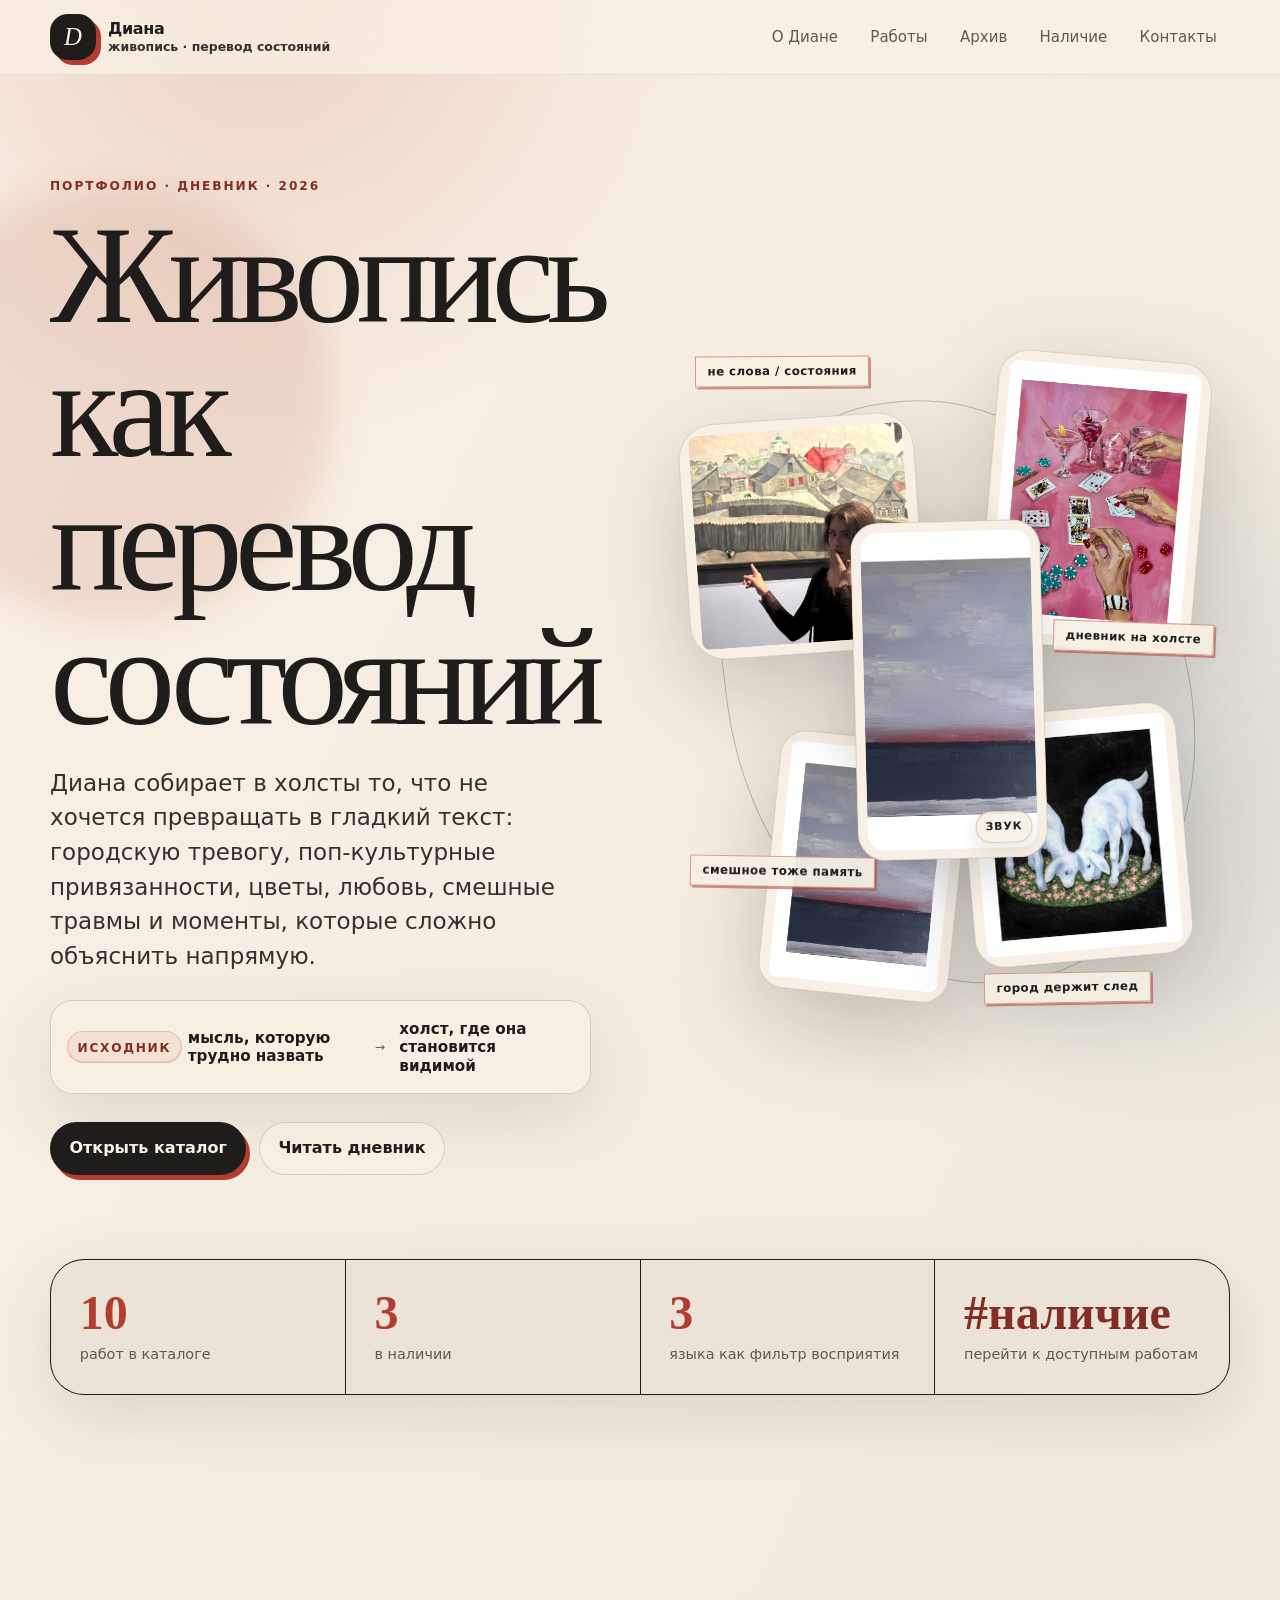
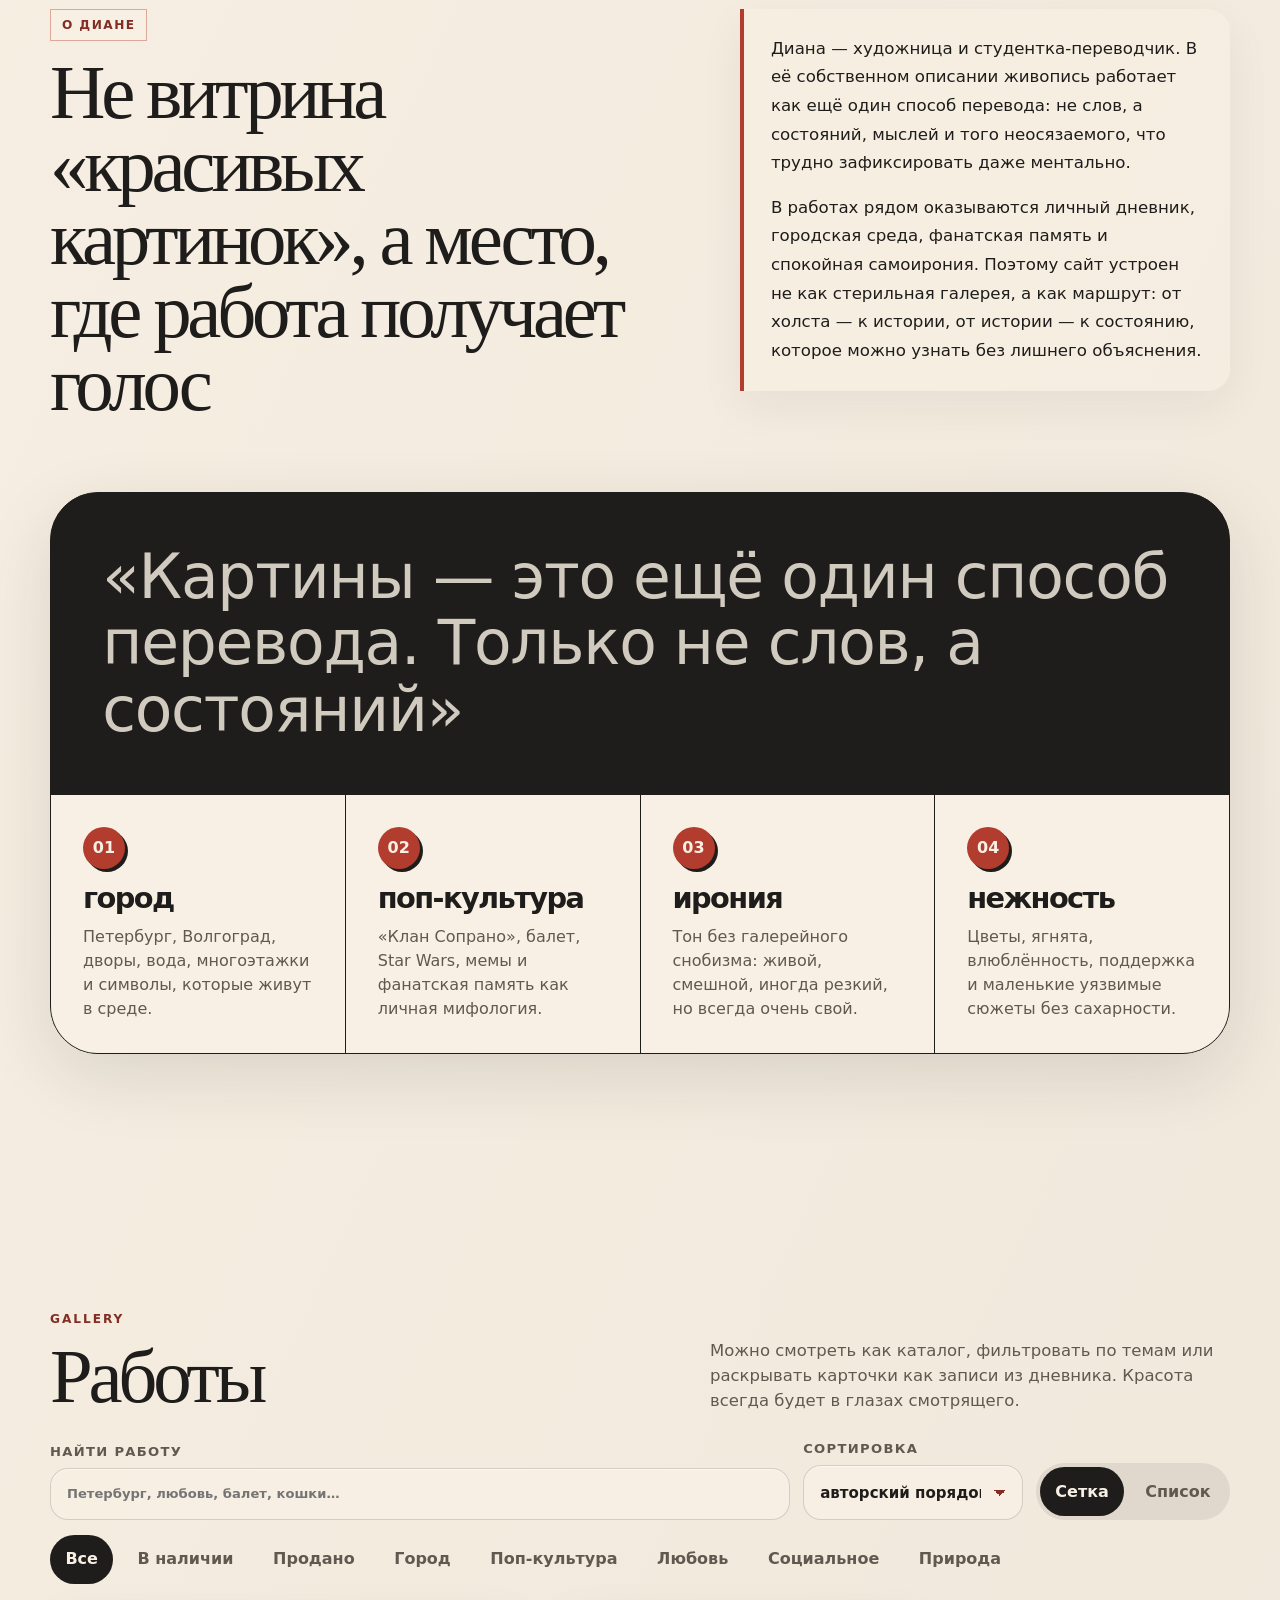
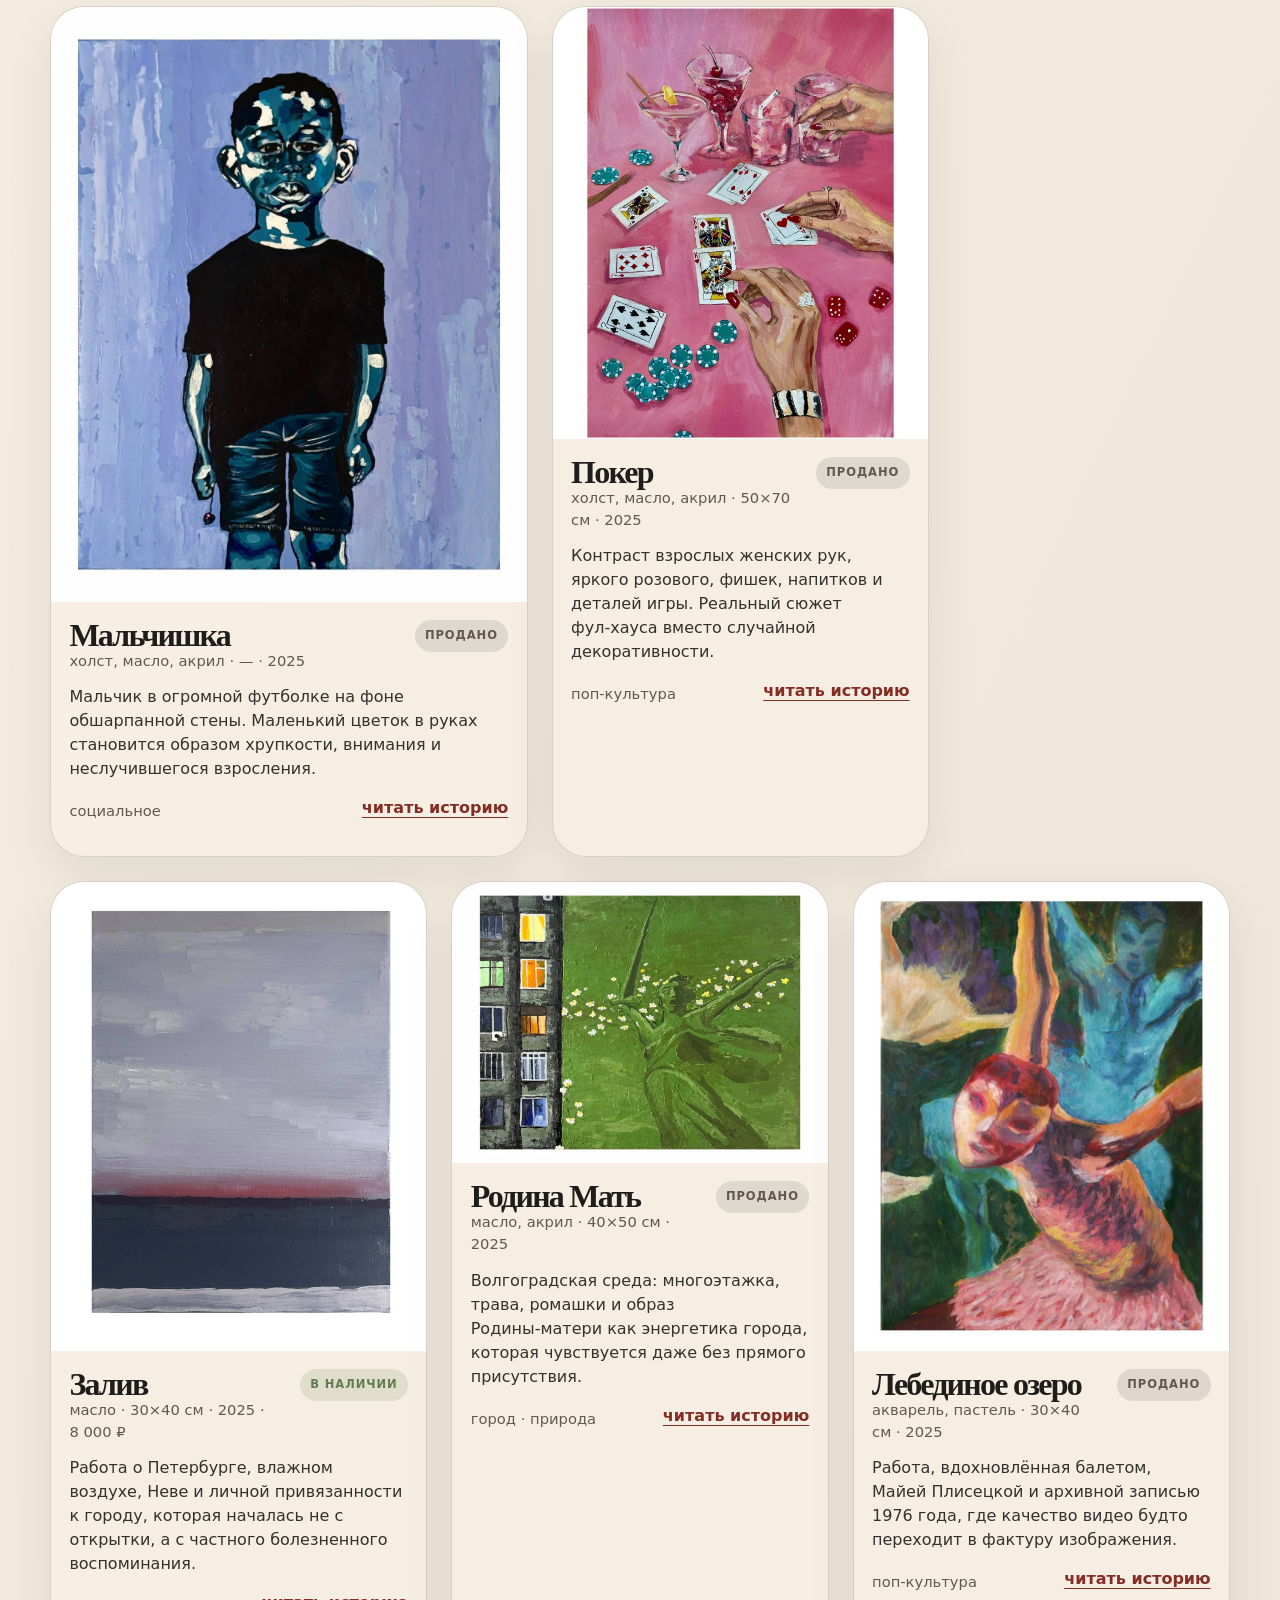
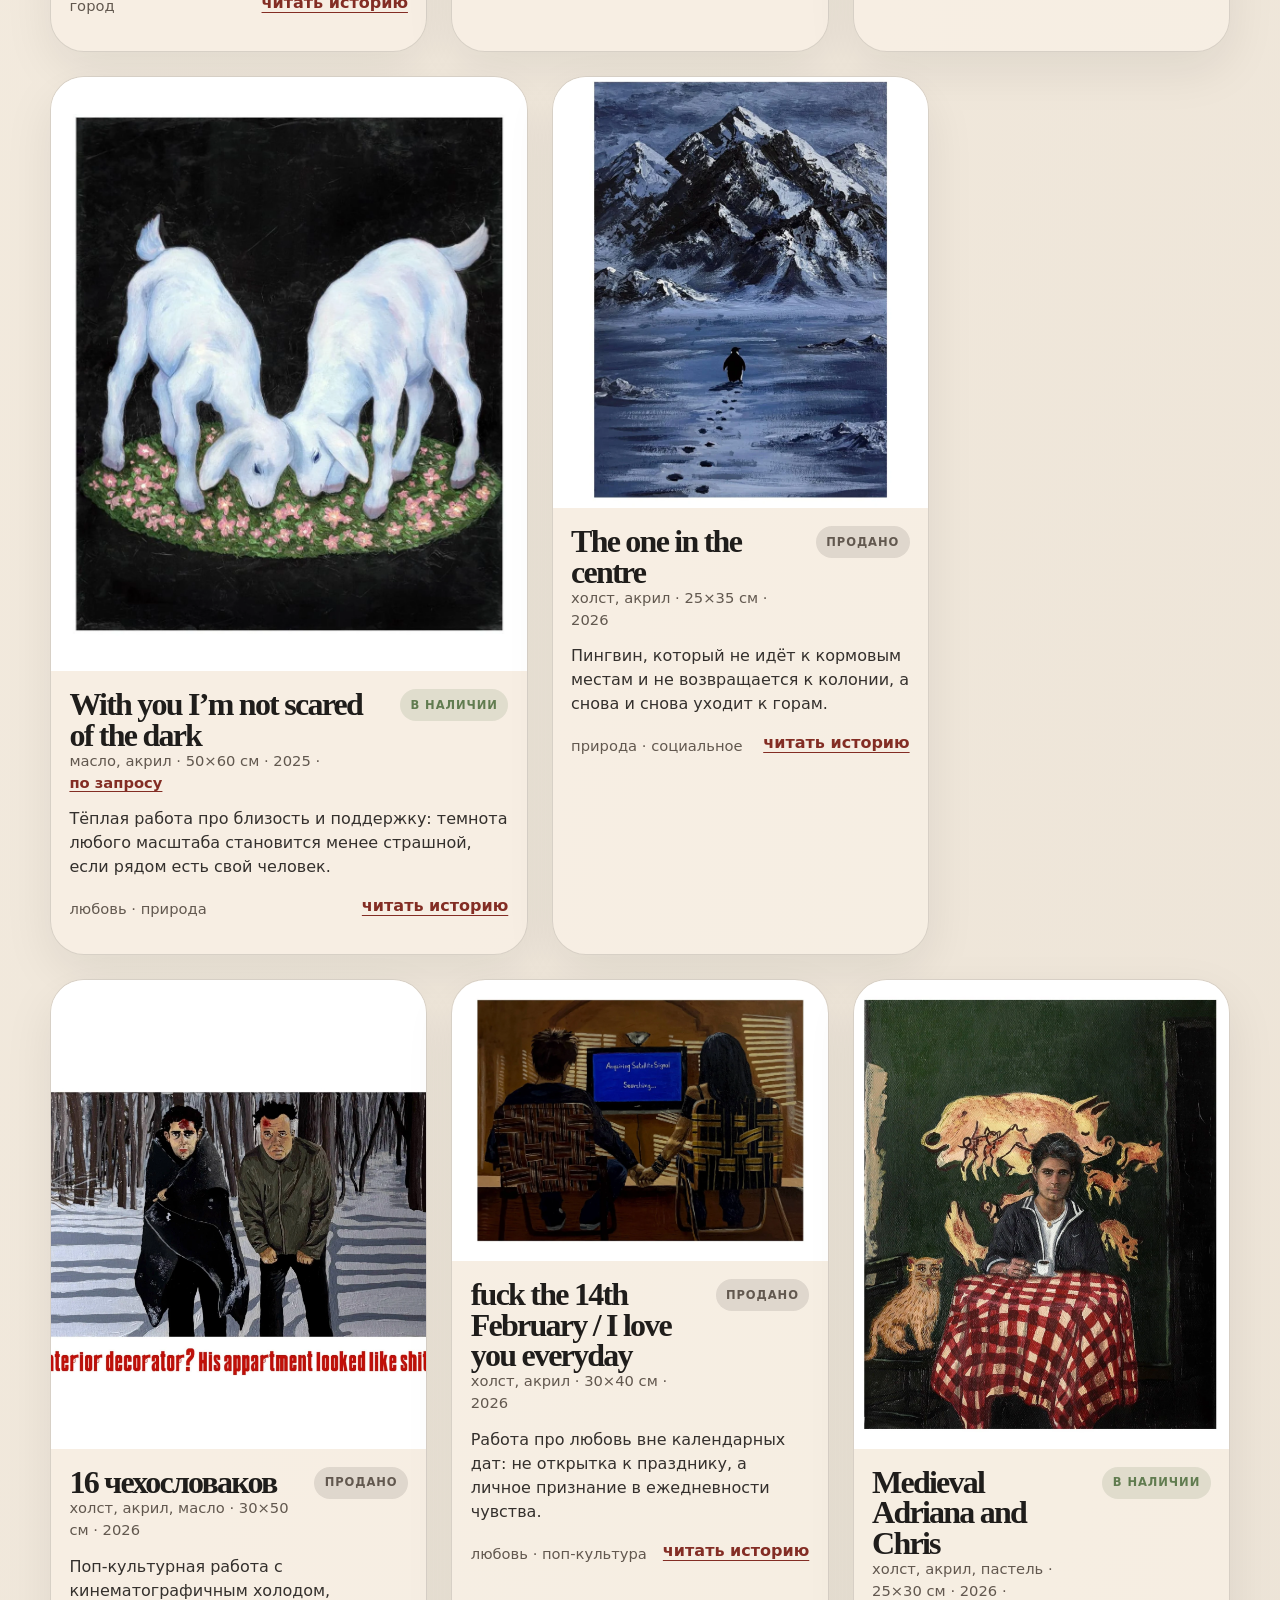
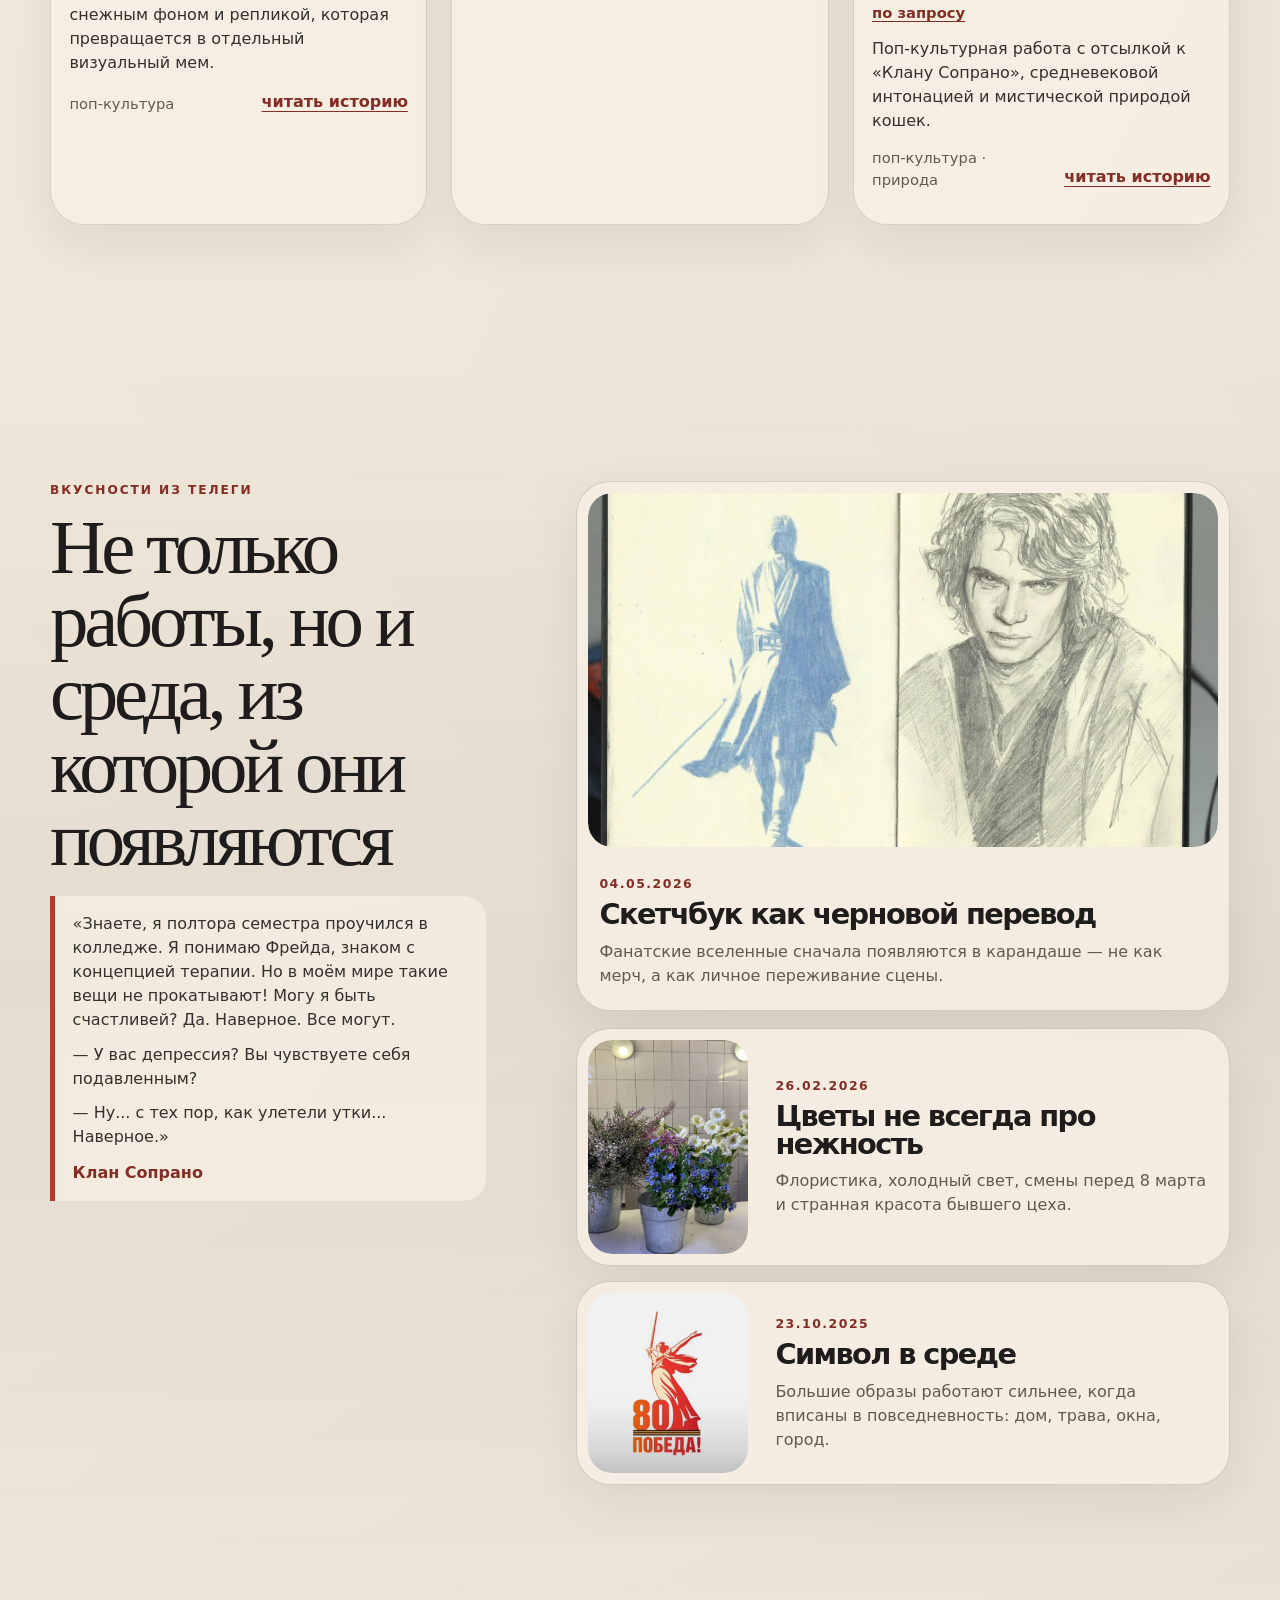
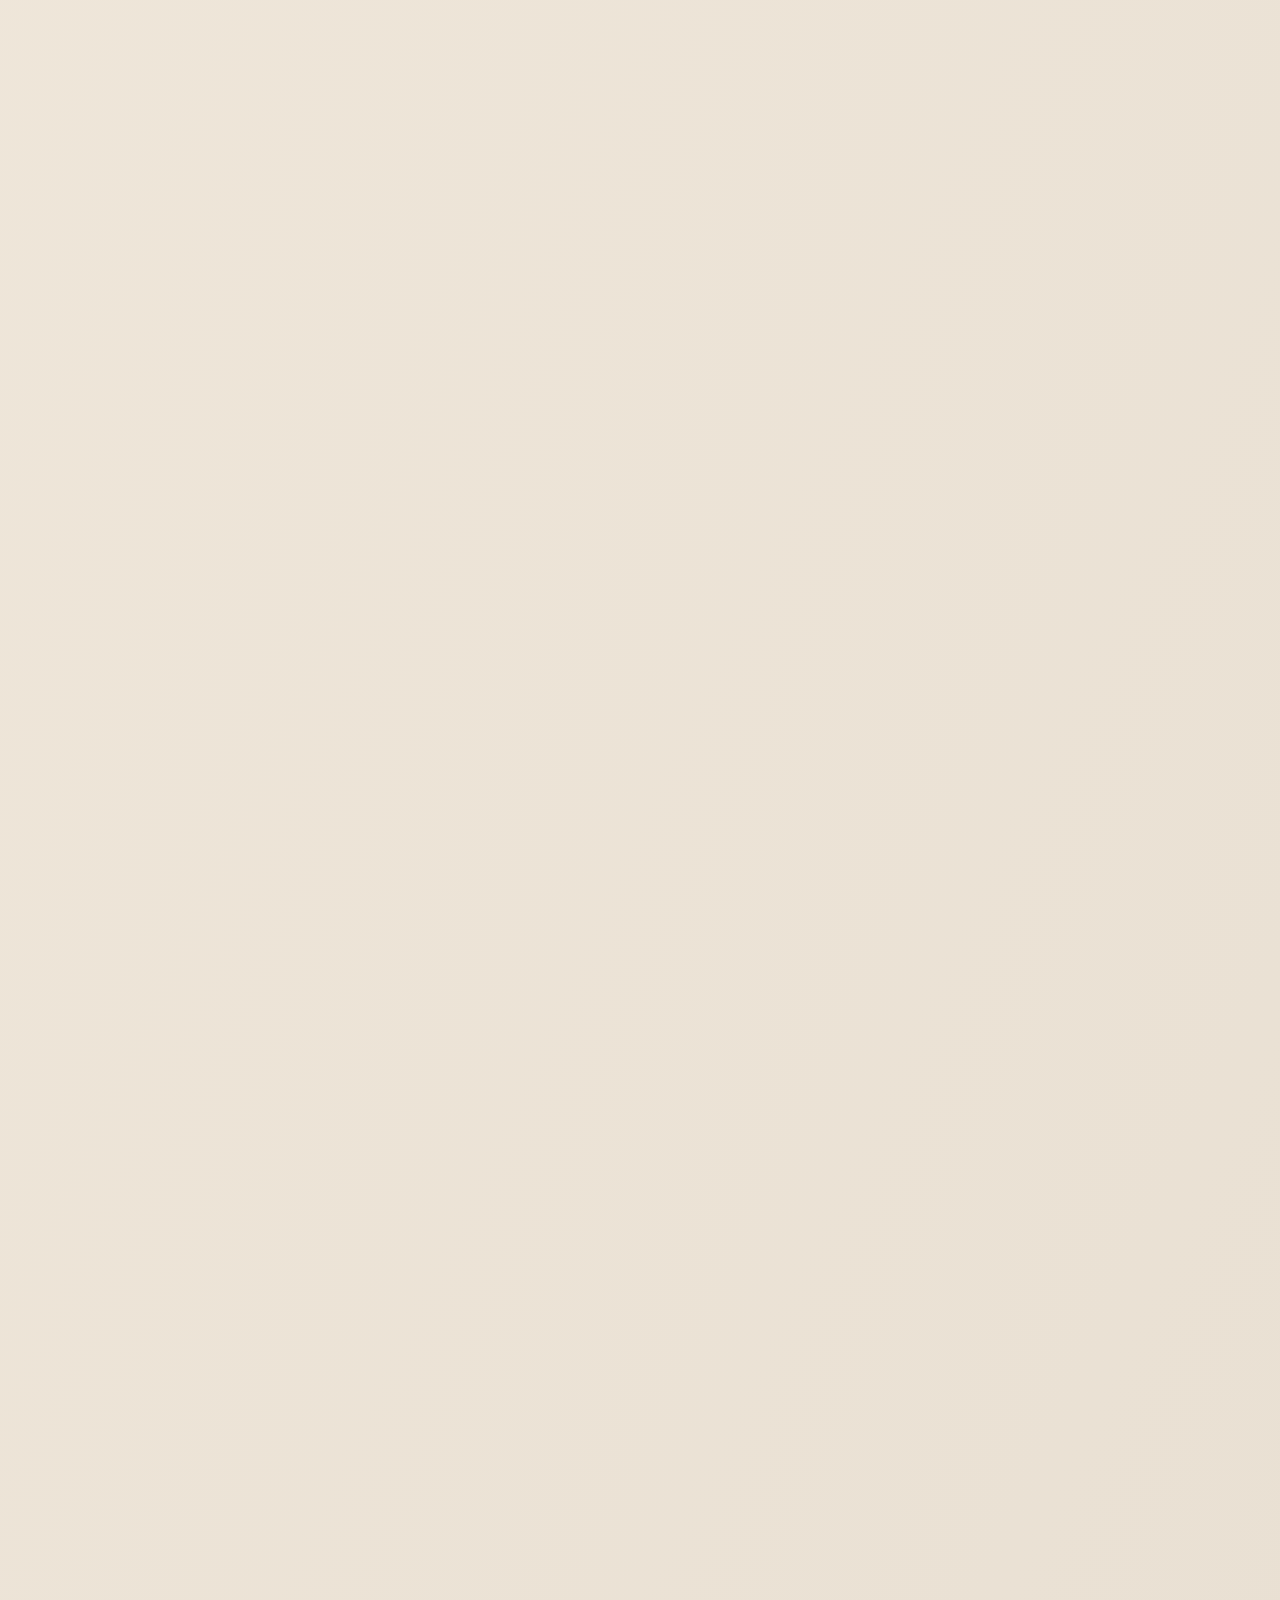
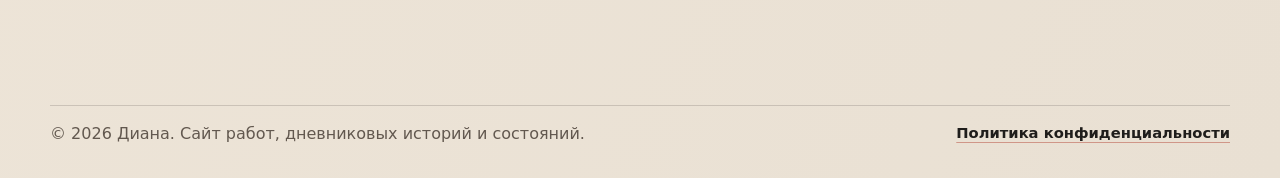
<file: index.html>
<!doctype html>
<html lang="ru">
<head>
  <meta charset="utf-8" />
  <meta name="viewport" content="width=device-width, initial-scale=1" />
  <meta name="description" content="Портфолио художницы Дианы: живопись как перевод состояний, каталог работ, телеграм‑дневник, наличие и контакты." />
  <meta name="theme-color" content="#1f1d1b" />
  <link rel="canonical" href="https://endoflife1231.github.io/Diana-Art-Site/" />
  <meta property="og:title" content="Диана — живопись как перевод состояний" />
  <meta property="og:description" content="Камерный сайт‑портфолио с работами, историями и живым архивом художницы." />
  <meta property="og:type" content="website" />
  <meta property="og:url" content="https://endoflife1231.github.io/Diana-Art-Site/" />
  <meta property="og:image" content="https://endoflife1231.github.io/Diana-Art-Site/assets/images/og-image.jpg" />
  <meta property="og:image:width" content="1200" />
  <meta property="og:image:height" content="630" />
  <meta name="twitter:card" content="summary_large_image" />
  <meta name="twitter:title" content="Диана — живопись как перевод состояний" />
  <meta name="twitter:description" content="Камерный сайт‑портфолио с работами, историями и живым архивом художницы." />
  <meta name="twitter:image" content="https://endoflife1231.github.io/Diana-Art-Site/assets/images/og-image.jpg" />
  <title>Диана — живопись как перевод состояний</title>
  <link rel="icon" href="assets/icons/favicon.svg" type="image/svg+xml" />
  <link rel="stylesheet" href="css/style.css" />
  <script type="application/ld+json">
  {
    "@context": "https://schema.org",
    "@type": "VisualArtsEvent",
    "name": "Диана — живопись как перевод состояний",
    "url": "https://endoflife1231.github.io/Diana-Art-Site/",
    "image": "https://endoflife1231.github.io/Diana-Art-Site/assets/images/og-image.jpg",
    "description": "Авторский сайт-портфолио художницы Дианы: каталог работ, дневниковые истории, наличие и контакты.",
    "about": ["живопись", "портфолио художника", "современное искусство"],
    "creator": {
      "@type": "Person",
      "name": "Диана",
      "sameAs": [
        "https://t.me/diartka",
        "https://www.tiktok.com/@diartka"
      ]
    }
  }
  </script>
</head>
<body>
  <a class="skip-link" href="#main">К содержанию</a>
  <div class="page-noise" aria-hidden="true"></div>
  <header class="site-header" data-header>
    <div class="container header-inner">
      <a class="brand" href="#top" aria-label="На главную">
        <span class="brand__mark">D</span>
        <span class="brand__text"><strong>Диана</strong><small>живопись · перевод состояний</small></span>
      </a>
      <button class="menu-toggle" type="button" aria-label="Открыть меню" aria-controls="main-nav" aria-expanded="false" data-menu-toggle>
        <span></span><span></span><span></span>
      </button>
      <nav class="main-nav" id="main-nav" data-nav aria-label="Основная навигация">
        <a href="#about">О Диане</a>
        <a href="#works">Работы</a>
        <a href="#archive">Архив</a>
        <a href="#available">Наличие</a>
        <a href="#contact">Контакты</a>
      </nav>
    </div>
  </header>

  <main id="main">
    <section class="hero" id="top" aria-labelledby="hero-title">
      <div class="container hero-grid">
        <div class="hero-copy reveal">
          <p class="kicker">портфолио · дневник · 2026</p>
          <h1 id="hero-title">Живопись как перевод состояний</h1>
          <p class="hero-lead">Диана собирает в холсты то, что не хочется превращать в гладкий текст: городскую тревогу, поп‑культурные привязанности, цветы, любовь, смешные травмы и моменты, которые сложно объяснить напрямую.</p>
          <div class="translation-card" aria-label="Главная метафора сайта">
            <span>исходник</span>
            <strong data-rotating-source>мысль, которую трудно назвать</strong>
            <span>→</span>
            <strong data-rotating-result>холст, где она становится видимой</strong>
          </div>
          <div class="hero-actions">
            <a class="button button--primary" href="#works">Открыть каталог</a>
            <a class="button button--ghost" href="#archive">Читать дневник</a>
          </div>
        </div>
        <div class="hero-stage reveal" aria-label="Коллаж из работ и портретов Дианы">
          <figure class="hero-frame hero-frame--portrait">
            <img src="assets/images/portraits/diana-gallery.webp" alt="Диана рядом с картиной в музейном пространстве" />
          </figure>
          <figure class="hero-frame hero-frame--poker">
            <img src="assets/images/art/poker.webp" alt="Картина Дианы «Покер»" />
          </figure>
          <figure class="hero-frame hero-frame--zaliv">
            <img src="assets/images/art/zaliv.webp" alt="Картина Дианы «Залив»" />
          </figure>
          <figure class="hero-video-frame" aria-label="Видео с процессом и работами Дианы">
            <video autoplay muted loop playsinline preload="metadata" poster="assets/images/art/zaliv.webp" tabindex="0" aria-label="Видео с процессом и работами Дианы">
              <source src="assets/videos/hero-intro.mp4" type="video/mp4">
            </video>
            <button class="hero-sound" type="button" data-hero-sound aria-pressed="false" aria-label="Включить звук видео">
              <span aria-hidden="true">звук</span>
            </button>
          </figure>
          <figure class="hero-frame hero-frame--withyou">
            <img src="assets/images/art/with-you.webp" alt="Картина Дианы с двумя белыми ягнятами" />
          </figure>
          <div class="hero-note" aria-hidden="true">не слова / состояния</div>
          <div class="hero-aside hero-aside--one" aria-hidden="true">дневник на холсте</div>
          <div class="hero-aside hero-aside--two" aria-hidden="true">смешное тоже память</div>
          <div class="hero-aside hero-aside--three" aria-hidden="true">город держит след</div>
        </div>
      </div>
      <div class="container hero-strip reveal" aria-label="Краткая статистика портфолио">
        <div><strong data-total-count>0</strong><span>работ в каталоге</span></div>
        <div><strong data-available-count>0</strong><span>в наличии</span></div>
        <div><strong>3</strong><span>языка как фильтр восприятия</span></div>
        <a class="hero-strip-link" href="#available"><strong>#наличие</strong><span>перейти к доступным работам</span></a>
      </div>
    </section>

    <section class="section about" id="about" aria-labelledby="about-title">
      <div class="container about-layout">
        <div class="section-intro reveal">
          <p class="kicker">о Диане</p>
          <h2 id="about-title">Не витрина «красивых картинок», а место, где работа получает голос</h2>
        </div>
        <div class="about-text reveal">
          <p>Диана — художница и студентка‑переводчик. В её собственном описании живопись работает как ещё один способ перевода: не слов, а состояний, мыслей и того неосязаемого, что трудно зафиксировать даже ментально.</p>
          <p>В работах рядом оказываются личный дневник, городская среда, фанатская память и спокойная самоирония. Поэтому сайт устроен не как стерильная галерея, а как маршрут: от холста — к истории, от истории — к состоянию, которое можно узнать без лишнего объяснения.</p>
        </div>
      </div>
      <div class="container manifesto reveal">
        <blockquote>«Картины — это ещё один способ перевода. Только не слов, а состояний»</blockquote>
        <div class="manifesto-grid">
          <article><span>01</span><h3>город</h3><p>Петербург, Волгоград, дворы, вода, многоэтажки и символы, которые живут в среде.</p></article>
          <article><span>02</span><h3>поп‑культура</h3><p>«Клан Сопрано», балет, Star Wars, мемы и фанатская память как личная мифология.</p></article>
          <article><span>03</span><h3>ирония</h3><p>Тон без галерейного снобизма: живой, смешной, иногда резкий, но всегда очень свой.</p></article>
          <article><span>04</span><h3>нежность</h3><p>Цветы, ягнята, влюблённость, поддержка и маленькие уязвимые сюжеты без сахарности.</p></article>
        </div>
      </div>
    </section>

    <section class="section works" id="works" aria-labelledby="works-title">
      <div class="container section-heading reveal">
        <div>
          <p class="kicker">gallery</p>
          <h2 id="works-title">Работы</h2>
        </div>
        <p>Можно смотреть как каталог, фильтровать по темам или раскрывать карточки как записи из дневника. Красота всегда будет в глазах смотрящего.</p>
      </div>

      <div class="container gallery-tools reveal" aria-label="Управление галереей">
        <label class="search-field" for="gallery-search">
          <span>найти работу</span>
          <input id="gallery-search" type="search" placeholder="Петербург, любовь, балет, кошки…" data-search />
        </label>
        <label class="select-field" for="sort-select">
          <span>сортировка</span>
          <select id="sort-select" data-sort>
            <option value="featured">авторский порядок</option>
            <option value="newest">сначала новые</option>
            <option value="available">сначала наличие</option>
            <option value="title">по названию</option>
          </select>
        </label>
        <div class="view-switch" role="group" aria-label="Вид каталога">
          <button type="button" class="icon-button is-active" data-view="grid" aria-pressed="true">Сетка</button>
          <button type="button" class="icon-button" data-view="list" aria-pressed="false">Список</button>
        </div>
      </div>
      <div class="container filter-row reveal" aria-label="Фильтры работ">
        <button type="button" class="filter-button is-active" data-filter="all">Все</button>
        <button type="button" class="filter-button" data-filter="available">В наличии</button>
        <button type="button" class="filter-button" data-filter="sold">Продано</button>
        <button type="button" class="filter-button" data-filter="city">Город</button>
        <button type="button" class="filter-button" data-filter="pop">Поп‑культура</button>
        <button type="button" class="filter-button" data-filter="love">Любовь</button>
        <button type="button" class="filter-button" data-filter="social">Социальное</button>
        <button type="button" class="filter-button" data-filter="nature">Природа</button>
      </div>

      <div class="container gallery-grid reveal" data-gallery aria-live="polite"></div>
      <div class="container empty-state" hidden data-empty>
        <strong>Ничего не нашлось.</strong>
        <span>Попробуйте убрать фильтр или поискать по другому слову.</span>
      </div>
      <noscript>
        <div class="container static-catalog" aria-label="Текстовый каталог работ">
          <h3>Каталог работ Дианы</h3>
          <ul>
            <li><strong>Мальчишка</strong> — холст, масло, акрил, 2025, продано.</li>
            <li><strong>Покер</strong> — холст, масло, акрил, 50×70 см, 2025, продано.</li>
            <li><strong>Залив</strong> — масло, 30×40 см, 2025, в наличии, 8 000 ₽.</li>
            <li><strong>Родина Мать</strong> — масло, акрил, 40×50 см, 2025, продано.</li>
            <li><strong>Лебединое озеро</strong> — акварель, пастель, 30×40 см, 2025, продано.</li>
            <li><strong>With you I’m not scared of the dark</strong> — масло, акрил, 50×60 см, 2025, в наличии, по запросу.</li>
            <li><strong>The one in the centre</strong> — холст, акрил, 25×35 см, 2026, продано.</li>
            <li><strong>16 чехословаков</strong> — холст, акрил, масло, 30×50 см, 2026, продано.</li>
            <li><strong>fuck the 14th February / I love you everyday</strong> — холст, акрил, 30×40 см, 2026, продано.</li>
            <li><strong>Medieval Adriana and Chris</strong> — холст, акрил, пастель, 25×30 см, 2026, в наличии, по запросу.</li>
          </ul>
        </div>
      </noscript>
    </section>

    <section class="section archive" id="archive" aria-labelledby="archive-title">
      <div class="container archive-layout">
        <div class="section-intro reveal">
          <p class="kicker">вкусности из телеги</p>
          <h2 id="archive-title">Не только работы, но и среда, из которой они появляются</h2>
          <blockquote class="archive-quote">
            <p>«Знаете, я полтора семестра проучился в колледже. Я понимаю Фрейда, знаком с концепцией терапии. Но в моём мире такие вещи не прокатывают! Могу я быть счастливей? Да. Наверное. Все могут.</p>
            <p>— У вас депрессия? Вы чувствуете себя подавленным?</p>
            <p>— Ну... с тех пор, как улетели утки... Наверное.»</p>
            <cite>Клан Сопрано</cite>
          </blockquote>
        </div>
        <div class="archive-stack reveal">
          <article class="archive-card archive-card--wide">
            <button class="archive-image-button" type="button" data-open-image="assets/images/archive/sketchbook-starwars.webp" data-image-title="Скетчбук как черновой перевод" data-image-alt="Разворот скетчбука с рисунками по Star Wars">
              <img src="assets/images/archive/sketchbook-starwars.webp" alt="Разворот скетчбука с рисунками по Star Wars" />
            </button>
            <div><time datetime="2026-05-04">04.05.2026</time><h3>Скетчбук как черновой перевод</h3><p>Фанатские вселенные сначала появляются в карандаше — не как мерч, а как личное переживание сцены.</p></div>
          </article>
          <article class="archive-card">
            <button class="archive-image-button" type="button" data-open-image="assets/images/archive/flowers-studio.webp" data-image-title="Цветы не всегда про нежность" data-image-alt="Цветы в металлических ведрах на фоне белой плитки">
              <img src="assets/images/archive/flowers-studio.webp" alt="Цветы в металлических ведрах на фоне белой плитки" />
            </button>
            <div><time datetime="2026-02-26">26.02.2026</time><h3>Цветы не всегда про нежность</h3><p>Флористика, холодный свет, смены перед 8 марта и странная красота бывшего цеха.</p></div>
          </article>
          <article class="archive-card">
            <button class="archive-image-button" type="button" data-open-image="assets/images/archive/rodina-context.webp" data-image-title="Символ в среде" data-image-alt="Наклейка с силуэтом Родины-матери на фоне голубого неба">
              <img src="assets/images/archive/rodina-context.webp" alt="Наклейка с силуэтом Родины‑матери на фоне голубого неба" />
            </button>
            <div><time datetime="2025-10-23">23.10.2025</time><h3>Символ в среде</h3><p>Большие образы работают сильнее, когда вписаны в повседневность: дом, трава, окна, город.</p></div>
          </article>
        </div>
      </div>
    </section>

    <section class="section available" id="available" aria-labelledby="available-title">
      <div class="container available-panel reveal">
        <div>
          <p class="kicker">#наличие@diartka</p>
          <h2 id="available-title">Работы, которые можно уточнить к покупке</h2>
          <p>Статусы перенесены из Telegram‑экспорта и исходного каталога. Перед оплатой или отправкой лучше написать Диане: наличие может измениться.</p>
          <a class="button button--primary" href="https://t.me/lybitik" target="_blank" rel="noreferrer">Написать в Telegram</a>
        </div>
        <div class="available-list" data-available-list></div>
      </div>
    </section>

    <section class="section contact" id="contact" aria-labelledby="contact-title">
      <div class="container contact-grid reveal">
        <div>
          <p class="kicker">контакты</p>
          <h2 id="contact-title">Покупка, выставка, коллаборация или просто «маякнуть»</h2>
          <p>Заказы сейчас поставлены на паузу, но доступные холсты можно уточнить. Для живого контакта лучше Telegram: там же находится основное портфолио‑дневник.</p>
          <div class="contact-links" aria-label="Ссылки Дианы">
            <a class="contact-link contact-link--portfolio" href="https://t.me/diartka" target="_blank" rel="noreferrer">Telegram‑портфолио · @diartka</a>
            <a class="contact-link contact-link--personal" href="https://t.me/lybitik" target="_blank" rel="noreferrer">Личный Telegram · @lybitik</a>
            <a class="contact-link contact-link--tiktok" href="https://www.tiktok.com/@diartka" target="_blank" rel="noreferrer">TikTok · @diartka</a>
          </div>
        </div>
        <form class="contact-form" data-contact-form novalidate>
          <label>Имя<input type="text" name="name" autocomplete="name" placeholder="Как к вам обращаться" required /></label>
          <label>Контакт<input type="text" name="contact" autocomplete="email" placeholder="Telegram / email" required /></label>
          <label>Сообщение<textarea name="message" rows="4" placeholder="Какая работа интересна или что хотите предложить" required></textarea></label>
          <button class="button button--primary" type="submit">Подготовить сообщение</button>
          <output class="form-output" data-form-output hidden></output>
        </form>
      </div>
    </section>
  </main>

  <footer class="site-footer">
    <div class="container footer-inner">
      <p>© <span data-year></span> Диана. Сайт работ, дневниковых историй и состояний.</p>
      <details class="privacy-policy">
        <summary>Политика конфиденциальности</summary>
        <div class="privacy-policy__content">
          <p>Сайт является информационным портфолио художницы Дианы. Мы не собираем платёжные данные, не ведём личные кабинеты и не сохраняем сообщения формы на сервере сайта.</p>
          <p>Если вы переходите по внешним ссылкам на Telegram или TikTok, обработка данных происходит по правилам соответствующих сервисов. При добровольном обращении к Диане через мессенджер вы сами передаёте имя, контакт и текст сообщения для ответа на запрос о работе, покупке, выставке или сотрудничестве.</p>
          <p>Технические данные, такие как IP-адрес, тип браузера и сведения о посещении страниц, могут обрабатываться хостингом и внешними платформами в объёме, необходимом для работы сайта и защиты от злоупотреблений. Правовым основанием обработки является согласие пользователя и необходимость корректной работы сайта по Федеральному закону РФ №152-ФЗ «О персональных данных».</p>
          <p>По вопросам удаления или уточнения переданных вами данных можно написать Диане в Telegram: <a href="https://t.me/lybitik" target="_blank" rel="noreferrer">@lybitik</a>.</p>
        </div>
      </details>
    </div>
  </footer>

  <dialog class="art-dialog" data-modal aria-labelledby="modal-title" aria-modal="true">
    <button class="modal-close" type="button" data-modal-close aria-label="Закрыть карточку">×</button>
    <div class="modal-body" data-modal-content></div>
  </dialog>

  <button class="back-top" type="button" data-back-top aria-label="Вернуться наверх">↑</button>
  <div class="toast" data-toast role="status" aria-live="polite"></div>
  <script src="js/data.js" defer></script>
  <script src="js/script.js" defer></script>
</body>
</html>
</file>
<file: css/style.css>
:root {
  --color-ink: #1f1d1b;
  --color-ink-soft: #34302d;
  --color-paper: #e9e0d3;
  --color-paper-light: #f8f0e4;
  --color-paper-deep: #d3c5b2;
  --color-muted: #62584f;
  --color-border: rgba(31, 29, 27, 0.16);
  --color-red: #b23d2e;
  --color-red-dark: #832d24;
  --color-sage: #9bb082;
  --color-blue: #446d88;
  --color-pink: #d9a7a9;
  --color-success: #617c50;
  --color-error: #a24b42;
  --container: 1180px;
  --section-y: clamp(72px, 10vw, 140px);
  --space-1: .5rem;
  --space-2: .75rem;
  --space-3: 1rem;
  --space-4: 1.5rem;
  --space-5: 2rem;
  --space-6: 3rem;
  --radius-sm: 12px;
  --radius-md: 22px;
  --radius-lg: 34px;
  --radius-xl: 48px;
  --shadow-soft: 0 22px 70px rgba(31, 29, 27, .12);
  --shadow-strong: 0 30px 90px rgba(31, 29, 27, .22);
  --transition: 180ms ease;
  --font-sans: Inter, ui-sans-serif, system-ui, -apple-system, BlinkMacSystemFont, "Segoe UI", sans-serif;
  --font-serif: Georgia, "Times New Roman", serif;
}

*, *::before, *::after { box-sizing: border-box; }
html { scroll-behavior: smooth; }
body {
  margin: 0;
  color: var(--color-ink);
  background: radial-gradient(circle at 20% 0%, rgba(178,61,46,.16), transparent 28rem),
              radial-gradient(circle at 90% 8%, rgba(68,109,136,.16), transparent 26rem),
              linear-gradient(115deg, var(--color-paper-light), var(--color-paper));
  font-family: var(--font-sans);
  line-height: 1.5;
  text-rendering: optimizeLegibility;
  min-width: 320px;
}
body.is-menu-open { overflow: hidden; }
img { display: block; max-width: 100%; height: auto; }
a { color: inherit; text-decoration: none; }
button, input, select, textarea { font: inherit; }
button { cursor: pointer; }
::selection { background: var(--color-red); color: var(--color-paper-light); }

.page-noise {
  position: fixed; inset: 0; pointer-events: none; z-index: -1; opacity: .16;
  background-image: linear-gradient(rgba(31,29,27,.06) 1px, transparent 1px), linear-gradient(90deg, rgba(31,29,27,.05) 1px, transparent 1px);
  background-size: 42px 42px;
  mask-image: linear-gradient(to bottom, #000, transparent 78%);
}
.container { width: min(var(--container), calc(100% - 40px)); margin-inline: auto; }
.section { padding-block: var(--section-y); scroll-margin-top: 92px; }
.skip-link {
  position: fixed; top: 12px; left: 12px; transform: translateY(-150%); z-index: 100;
  background: var(--color-ink); color: var(--color-paper-light); padding: .8rem 1rem; border-radius: 999px;
}
.skip-link:focus { transform: translateY(0); }
:focus-visible { outline: 3px solid var(--color-blue); outline-offset: 4px; }

.site-header {
  position: sticky; top: 0; z-index: 50; padding: 14px 0;
  background: rgba(248,240,228,.74);
  border-bottom: 1px solid rgba(31,29,27,.08);
  transition: box-shadow var(--transition), background var(--transition);
}
.site-header.is-scrolled { box-shadow: 0 10px 40px rgba(31,29,27,.08); background: rgba(248,240,228,.9); }
.header-inner { display: flex; align-items: center; justify-content: space-between; gap: 20px; }
.brand { display: flex; align-items: center; gap: 12px; min-width: 0; }
.brand__mark {
  width: 46px; height: 46px; display: grid; place-items: center; border-radius: 18px;
  background: var(--color-ink); color: var(--color-paper-light); font-family: var(--font-serif); font-size: 1.55rem; font-style: italic;
  box-shadow: 5px 5px 0 var(--color-red);
}
.brand__text { display: grid; line-height: 1.1; }
.brand__text strong { letter-spacing: -.02em; }
.brand__text small { color: var(--color-ink-soft); font-size: .78rem; margin-top: 3px; font-weight: 650; }
.main-nav { display: flex; align-items: center; gap: 6px; }
.main-nav a {
  position: relative; padding: .65rem .82rem; border-radius: 999px; color: var(--color-muted); font-size: .94rem; transition: background var(--transition), color var(--transition);
}
.main-nav a:hover, .main-nav a:focus-visible, .main-nav a.is-active { background: rgba(31,29,27,.08); color: var(--color-ink); }
.main-nav a::after {
  content: "";
  position: absolute;
  left: .82rem;
  right: .82rem;
  bottom: .42rem;
  height: 2px;
  background: var(--color-red);
  transform: scaleX(0);
  transform-origin: left;
  transition: transform var(--transition);
}
.main-nav a:hover::after,
.main-nav a:focus-visible::after,
.main-nav a.is-active::after { transform: scaleX(1); }
.menu-toggle { display: none; width: 44px; height: 44px; border: 1px solid var(--color-border); border-radius: 15px; background: var(--color-paper-light); }
.menu-toggle span { display: block; width: 19px; height: 2px; background: var(--color-ink); margin: 4px auto; transition: transform var(--transition), opacity var(--transition); }
.menu-toggle[aria-expanded="true"] span:nth-child(1) { transform: translateY(6px) rotate(45deg); }
.menu-toggle[aria-expanded="true"] span:nth-child(2) { opacity: 0; }
.menu-toggle[aria-expanded="true"] span:nth-child(3) { transform: translateY(-6px) rotate(-45deg); }

.hero { padding: clamp(72px, 8vw, 116px) 0 clamp(54px, 7vw, 86px); position: relative; overflow: clip; }
.hero::before { content: ""; position: absolute; inset: 8% auto auto -8%; width: 34vw; aspect-ratio: 1; border-radius: 999px; background: rgba(178,61,46,.13); filter: blur(18px); }
.hero-grid { display: grid; grid-template-columns: minmax(0, .98fr) minmax(390px, 1.02fr); gap: clamp(34px, 6vw, 86px); align-items: center; }
.kicker { margin: 0 0 .8rem; text-transform: uppercase; letter-spacing: .16em; color: var(--color-red-dark); font-size: .76rem; font-weight: 800; }
h1, h2, h3 { margin: 0; line-height: .95; letter-spacing: -.055em; }
h1, h2 { font-family: var(--font-serif); font-weight: 500; }
h1 { font-size: clamp(4rem, 11vw, 9.3rem); max-width: 870px; }
h2 { font-size: clamp(2.6rem, 6vw, 6.2rem); }
h3 { font-size: clamp(1.25rem, 2.4vw, 1.8rem); }
p { margin: 0; }
.hero-lead { margin-top: 1.4rem; font-size: clamp(1.08rem, 1.8vw, 1.48rem); color: var(--color-ink-soft); max-width: 760px; }
.translation-card {
  margin-top: 1.7rem; display: grid; grid-template-columns: 108px minmax(0, 1fr) auto minmax(0, 1fr); gap: .8rem; align-items: center;
  min-height: 94px;
  padding: 1rem; border: 1px solid var(--color-border); background: rgba(248,240,228,.72); border-radius: var(--radius-md); box-shadow: var(--shadow-soft);
}
.translation-card span { color: var(--color-muted); font-size: .76rem; text-transform: uppercase; letter-spacing: .12em; }
.translation-card span:first-child {
  justify-self: start;
  display: inline-flex;
  align-items: center;
  min-height: 32px;
  padding: .34rem .6rem .3rem;
  border: 1px solid rgba(178,61,46,.24);
  border-radius: 999px;
  background: rgba(178,61,46,.075);
  color: var(--color-red-dark);
  font-weight: 900;
  letter-spacing: .14em;
  box-shadow: inset 0 -1px 0 rgba(178,61,46,.14);
}
.translation-card strong {
  min-width: 0;
  font-size: .95rem;
  line-height: 1.22;
  overflow-wrap: anywhere;
  opacity: 1;
  transform: translateY(0);
  transition: opacity 180ms ease, transform 180ms ease;
}
.translation-card strong.is-swapping { opacity: 0; transform: translateY(6px); }
.hero-actions { margin-top: 1.7rem; display: flex; flex-wrap: wrap; gap: .8rem; }
.button {
  display: inline-flex; align-items: center; justify-content: center; gap: .45rem; min-height: 48px;
  padding: .85rem 1.15rem; border-radius: 999px; border: 1px solid transparent; font-weight: 800;
  transition: transform var(--transition), box-shadow var(--transition), background var(--transition), color var(--transition), border-color var(--transition);
}
.button:hover { transform: translateY(-2px); }
.button--primary { background: var(--color-ink); color: var(--color-paper-light); box-shadow: 4px 5px 0 var(--color-red); }
.button--primary:hover { box-shadow: 2px 3px 0 var(--color-red-dark); }
.button--ghost { background: rgba(248,240,228,.62); border-color: var(--color-border); color: var(--color-ink); }
.button--ghost:hover { background: var(--color-paper-light); }
.hero-stage { position: relative; min-height: 680px; }
.hero-stage::before {
  content: ""; position: absolute; inset: 60px 40px 30px 60px; border: 1px solid rgba(31,29,27,.25); border-radius: 42% 58% 45% 55%; transform: rotate(-7deg);
}
.hero-frame { position: absolute; margin: 0; background: var(--color-paper-light); padding: 10px; border: 1px solid rgba(31,29,27,.14); box-shadow: var(--shadow-strong); overflow: hidden; contain: paint; }
.hero-frame img { width: 100%; height: 100%; object-fit: cover; border-radius: 8px; filter: saturate(.98) contrast(1.02); }
.hero-frame--portrait { width: 42%; aspect-ratio: 1; left: 3%; top: 12%; border-radius: 36px; transform: rotate(-4deg); z-index: 2; }
.hero-frame--poker { width: 38%; aspect-ratio: .73; right: 5%; top: 3%; border-radius: 30px; transform: rotate(5deg); }
.hero-frame--zaliv { width: 34%; aspect-ratio: .74; left: 18%; bottom: 3%; border-radius: 26px; transform: rotate(6deg); }
.hero-frame--withyou { width: 39%; aspect-ratio: .87; right: 8%; bottom: 8%; border-radius: 30px; transform: rotate(-5deg); z-index: 3; }
.hero-video-frame {
  position: absolute;
  left: 50%;
  top: 52%;
  z-index: 5;
  width: clamp(130px, 21vw, 190px);
  aspect-ratio: 9 / 16;
  margin: 0;
  padding: 9px;
  border: 1px solid rgba(31,29,27,.14);
  border-radius: 28px;
  background: var(--color-paper-light);
  box-shadow: 0 18px 48px rgba(31,29,27,.16);
  transform: translate(-50%, -50%) rotate(-1.5deg);
  overflow: hidden;
  contain: paint;
}
.hero-video-frame video { width: 100%; height: 100%; object-fit: cover; border-radius: 18px; background: var(--color-paper-deep); }
.hero-sound {
  position: absolute;
  right: 14px;
  bottom: 14px;
  z-index: 2;
  min-height: 32px;
  padding: .36rem .58rem;
  border: 1px solid rgba(31,29,27,.18);
  border-radius: 999px;
  background: rgba(248,240,228,.9);
  color: var(--color-ink);
  font-size: .68rem;
  font-weight: 900;
  letter-spacing: .08em;
  text-transform: uppercase;
  box-shadow: 0 8px 20px rgba(31,29,27,.12);
  transition: background var(--transition), color var(--transition), transform var(--transition), border-color var(--transition);
}
.hero-sound:hover,
.hero-sound:focus-visible,
.hero-sound.is-active { background: var(--color-ink); color: var(--color-paper-light); border-color: var(--color-ink); transform: translateY(-1px); }
.hero-note,
.hero-aside {
  position: absolute;
  z-index: 6;
  padding: .48rem .72rem;
  border: 1px solid rgba(178,61,46,.5);
  background: rgba(248,240,228,.9);
  color: var(--color-ink);
  font-family: var(--font-sans);
  font-size: .74rem;
  font-weight: 820;
  letter-spacing: .035em;
  line-height: 1.12;
  box-shadow: 2px 2px 0 rgba(178,61,46,.55);
  pointer-events: none;
  text-wrap: balance;
}
.hero-note { left: 5%; top: 3%; transform: rotate(-.35deg); }
.hero-aside--one { right: 3%; top: 42%; transform: rotate(2deg); }
.hero-aside--two { left: 4%; bottom: 19%; transform: rotate(1deg); }
.hero-aside--three { right: 14%; bottom: 2%; transform: rotate(-1deg); }
.hero-strip { display: grid; grid-template-columns: repeat(4, 1fr); gap: 1px; margin-top: clamp(42px, 7vw, 84px); background: var(--color-ink); border-radius: var(--radius-lg); overflow: hidden; border: 1px solid var(--color-ink); box-shadow: var(--shadow-soft); }
.hero-strip div, .hero-strip-link { background: rgba(248,240,228,.94); padding: clamp(1rem, 2.4vw, 1.8rem); min-height: 128px; transition: background var(--transition), transform var(--transition), color var(--transition); }
.hero-strip strong, .hero-strip-link strong { display: block; font-family: var(--font-serif); font-size: clamp(1.7rem, 4vw, 3rem); line-height: 1; }
.hero-strip span, .hero-strip-link span { display: block; margin-top: .45rem; color: var(--color-muted); font-size: .9rem; }
.hero-strip-link { position: relative; background: rgba(248,240,228,.94); box-shadow: none; transition: background var(--transition), transform var(--transition), color var(--transition); }
.hero-strip-link strong { color: var(--color-red-dark); }
.hero-strip strong { color: var(--color-red); }
.hero-strip-link strong { color: var(--color-red-dark); }
.hero-strip div:hover, .hero-strip-link:hover { background: var(--color-paper-light); transform: translateY(-2px); }

.section-intro { max-width: 760px; }
.about-layout { display: grid; grid-template-columns: minmax(0, 1fr) minmax(330px, .8fr); gap: clamp(30px, 6vw, 80px); align-items: start; }
.about-text {
  display: grid;
  gap: 1rem;
  max-width: 620px;
  color: var(--color-ink);
  font-size: clamp(1.04rem, 1.25vw, 1.16rem);
  font-weight: 400;
  line-height: 1.72;
  padding: clamp(1.1rem, 2.4vw, 1.6rem) clamp(1.1rem, 2.4vw, 1.7rem);
  border-left: 4px solid var(--color-red);
  background: rgba(248,240,228,.54);
  border-radius: 0 var(--radius-md) var(--radius-md) 0;
  box-shadow: 0 16px 45px rgba(31,29,27,.06);
}
.manifesto { margin-top: clamp(32px, 6vw, 70px); display: grid; gap: 1px; background: var(--color-ink); border: 1px solid var(--color-ink); border-radius: var(--radius-xl); overflow: hidden; box-shadow: var(--shadow-soft); }
.manifesto blockquote { margin: 0; padding: clamp(1.5rem, 5vw, 3.2rem); background: var(--color-ink); color: rgba(248,240,228,.82); font-family: var(--font-sans); font-size: clamp(2rem, 4.8vw, 4.7rem); font-weight: 500; line-height: 1.08; letter-spacing: -.02em; }
.manifesto-grid { display: grid; grid-template-columns: repeat(4, 1fr); gap: 1px; }
.manifesto-grid article { background: var(--color-paper-light); padding: clamp(1.2rem, 3vw, 2rem); min-height: 230px; }
.manifesto-grid span {
  display: inline-grid;
  place-items: center;
  width: 42px;
  height: 42px;
  border-radius: 999px;
  background: var(--color-red);
  color: var(--color-paper-light);
  font-weight: 900;
  box-shadow: 3px 3px 0 var(--color-ink);
}
.manifesto-grid h3 { margin-top: 1rem; }
.manifesto-grid p { margin-top: .75rem; color: var(--color-muted); }

.section-heading { display: grid; grid-template-columns: 1fr minmax(320px, 520px); gap: 30px; align-items: end; margin-bottom: 1.6rem; }
.section-heading > p { color: var(--color-muted); font-size: 1.03rem; }
.gallery-tools { display: grid; grid-template-columns: minmax(0, 1fr) 220px auto; gap: .8rem; align-items: end; margin-bottom: .9rem; }
.search-field, .select-field { display: grid; gap: .4rem; color: var(--color-muted); font-size: .82rem; font-weight: 800; text-transform: uppercase; letter-spacing: .1em; }
.search-field input, .select-field select, .contact-form input, .contact-form textarea {
  width: 100%; border: 1px solid var(--color-border); border-radius: 18px; padding: .95rem 1rem; background: rgba(248,240,228,.84); color: var(--color-ink);
  box-shadow: inset 0 1px 0 rgba(255,255,255,.5); transition: border-color var(--transition), background var(--transition), box-shadow var(--transition);
}
.select-field select {
  appearance: none;
  min-height: 52px;
  padding-right: 2.6rem;
  color: var(--color-ink);
  font-size: .94rem;
  font-weight: 760;
  letter-spacing: 0;
  text-transform: lowercase;
  background-image: linear-gradient(45deg, transparent 50%, var(--color-red-dark) 50%), linear-gradient(135deg, var(--color-red-dark) 50%, transparent 50%);
  background-position: calc(100% - 22px) 50%, calc(100% - 16px) 50%;
  background-size: 6px 6px, 6px 6px;
  background-repeat: no-repeat;
}
.search-field input:focus, .select-field select:focus, .contact-form input:focus, .contact-form textarea:focus { outline: none; border-color: var(--color-blue); box-shadow: 0 0 0 4px rgba(68,109,136,.16); background: var(--color-paper-light); }
.view-switch { display: flex; gap: .35rem; padding: .25rem; background: rgba(31,29,27,.08); border-radius: 999px; }
.icon-button, .filter-button {
  border: 1px solid transparent; border-radius: 999px; background: transparent; color: var(--color-muted); padding: .72rem .9rem; font-weight: 800;
  transition: background var(--transition), color var(--transition), border-color var(--transition), transform var(--transition);
}
.icon-button:hover, .filter-button:hover { background: rgba(31,29,27,.08); color: var(--color-ink); }
.icon-button.is-active, .filter-button.is-active { background: var(--color-ink); color: var(--color-paper-light); }
.filter-row { display: flex; flex-wrap: wrap; gap: .55rem; margin-bottom: 1.4rem; }
.gallery-grid { display: grid; grid-template-columns: repeat(12, 1fr); gap: clamp(14px, 2vw, 24px); transition: opacity 180ms ease, transform 180ms ease; }
.gallery-grid.is-updating { opacity: .22; transform: translateY(6px); }
.art-card {
  grid-column: span 4; display: grid; align-content: start; min-height: 100%; border: 1px solid rgba(31,29,27,.14); border-radius: var(--radius-lg);
  background: rgba(248,240,228,.82); overflow: hidden; box-shadow: 0 18px 50px rgba(31,29,27,.08); transition: transform var(--transition), box-shadow var(--transition), border-color var(--transition);
  cursor: pointer;
}
.art-card:nth-child(5n+1) { grid-column: span 5; }
.art-card:nth-child(5n+2) { grid-column: span 4; }
.art-card:hover { transform: translateY(-4px); box-shadow: var(--shadow-soft); border-color: rgba(31,29,27,.28); }
.art-card figure { margin: 0; display: grid; grid-template-rows: auto 1fr; height: 100%; }
.art-image { aspect-ratio: 4 / 5; background: var(--color-paper-deep); overflow: hidden; }
.art-card:nth-child(5n+2) .art-image { aspect-ratio: 1 / 1.15; }
.art-card:nth-child(5n+4) .art-image { aspect-ratio: 4 / 3; }
.art-image img { width: 100%; height: 100%; object-fit: cover; transition: transform 360ms ease; }
.art-card:hover .art-image img { transform: scale(1.035); }
.art-card-body { padding: 1.12rem 1.15rem 1.28rem; display: grid; grid-template-rows: auto auto 1fr auto; gap: .82rem; min-width: 0; }
.art-topline { display: flex; justify-content: space-between; gap: 1rem; align-items: flex-start; }
.art-title { font-family: var(--font-serif); font-size: clamp(1.45rem, 2.5vw, 2.2rem); overflow-wrap: anywhere; }
.art-meta, .art-tags { color: var(--color-muted); font-size: .92rem; overflow-wrap: anywhere; }
.badge { flex: none; display: inline-grid; place-items: center; min-height: 32px; border-radius: 999px; padding: .34rem .65rem; font-size: .72rem; text-transform: uppercase; letter-spacing: .08em; font-weight: 900; }
.badge.available { background: rgba(97,124,80,.15); color: var(--color-success); }
.badge.sold { background: rgba(31,29,27,.11); color: var(--color-muted); }
.art-desc { color: var(--color-ink-soft); }
.art-actions { display: grid; grid-template-columns: minmax(0, 1fr) auto; align-items: end; gap: .8rem; margin-top: auto; min-width: 0; }
.art-tags { min-width: 0; overflow-wrap: anywhere; }
.detail-button { border: 0; padding: .12rem 0; background: transparent; color: var(--color-red-dark); font-weight: 900; text-align: right; text-decoration: underline; text-underline-offset: 4px; white-space: nowrap; max-width: 100%; }
.price-link {
  display: inline-flex;
  align-items: center;
  justify-content: center;
  width: fit-content;
  border-radius: 999px;
  color: var(--color-red-dark);
  font-weight: 900;
  text-decoration: underline;
  text-underline-offset: 3px;
  transition: background var(--transition), color var(--transition), box-shadow var(--transition), transform var(--transition);
}
.price-link:hover, .price-link:focus-visible { color: var(--color-ink); transform: translateY(-1px); }
.art-price-inline { display: inline-block; white-space: nowrap; }
.gallery-grid.is-list { display: grid; grid-template-columns: 1fr; }
.gallery-grid.is-list .art-card, .gallery-grid.is-list .art-card:nth-child(n) { grid-column: span 1; }
.gallery-grid.is-list .art-card figure { grid-template-columns: minmax(180px, 290px) 1fr; grid-template-rows: none; }
.gallery-grid.is-list .art-image { height: 100%; min-height: 250px; aspect-ratio: auto; }
.empty-state { padding: 2rem; border: 1px dashed var(--color-border); border-radius: var(--radius-lg); display: grid; gap: .4rem; background: rgba(248,240,228,.72); }
.empty-state[hidden] { display: none; }
.empty-state span { color: var(--color-muted); }
.static-catalog {
  margin-top: 1.4rem;
  padding: 1.2rem;
  border: 1px solid var(--color-border);
  border-radius: var(--radius-lg);
  background: rgba(248,240,228,.78);
}
.static-catalog h3 { font-size: clamp(1.5rem, 3vw, 2.1rem); }
.static-catalog ul { margin: 1rem 0 0; padding-left: 1.2rem; color: var(--color-ink-soft); }
.static-catalog li + li { margin-top: .45rem; }

.archive { background: linear-gradient(180deg, transparent, rgba(31,29,27,.05), transparent); }
.archive-layout { display: grid; grid-template-columns: minmax(300px, .8fr) 1.2fr; gap: clamp(30px, 7vw, 90px); align-items: start; }
.archive-layout .section-intro { position: sticky; top: 100px; }
.archive-layout .section-intro p:last-child { margin-top: 1.1rem; color: var(--color-muted); font-size: 1.04rem; }
.archive-stack { display: grid; gap: 1rem; }
.archive-card { display: grid; grid-template-columns: 160px 1fr; gap: 1rem; align-items: stretch; padding: .7rem; border: 1px solid var(--color-border); border-radius: var(--radius-lg); background: rgba(248,240,228,.82); box-shadow: 0 18px 50px rgba(31,29,27,.07); contain: paint; }
.archive-card--wide { grid-template-columns: 1fr; }
.archive-image-button { display: block; width: 100%; height: 100%; min-height: 180px; padding: 0; border: 0; border-radius: calc(var(--radius-lg) - 10px); background: transparent; overflow: hidden; }
.archive-card img { width: 100%; height: 100%; min-height: 180px; object-fit: cover; border-radius: inherit; transition: transform 280ms ease, filter 280ms ease; }
.archive-image-button:hover img, .archive-image-button:focus-visible img { transform: scale(1.025); filter: saturate(1.05); }
.archive-card--wide img { aspect-ratio: 16/9; }
.archive-card div { padding: .7rem; display: grid; align-content: center; }
.archive-card time { color: var(--color-red-dark); font-weight: 900; font-size: .78rem; letter-spacing: .12em; }
.archive-card h3 { margin-top: .5rem; }
.archive-card p { margin-top: .7rem; color: var(--color-muted); }
.archive-quote {
  margin: 1.2rem 0 0;
  padding: 1rem 1.1rem;
  border-left: 5px solid var(--color-red);
  border-radius: 0 var(--radius-md) var(--radius-md) 0;
  background: rgba(248,240,228,.72);
  color: var(--color-ink-soft);
}
.archive-quote p + p { margin-top: .65rem; }
.archive-quote cite {
  display: block;
  margin-top: .75rem;
  color: var(--color-red-dark);
  font-style: normal;
  font-weight: 900;
}

.available-panel { display: grid; grid-template-columns: minmax(0, .82fr) 1.18fr; gap: clamp(24px, 5vw, 70px); padding: clamp(1.2rem, 5vw, 3rem); border-radius: var(--radius-xl); background: var(--color-ink); color: var(--color-paper-light); box-shadow: var(--shadow-strong); align-items: center; }
.available-panel .kicker { color: var(--color-sage); }
.available-panel p { margin-top: 1rem; color: rgba(248,240,228,.74); }
.available-list { display: grid; gap: .75rem; }
.available-item { display: grid; grid-template-columns: 86px minmax(0, 1fr) auto; gap: 1rem; align-items: center; padding: .65rem; border-radius: 22px; background: rgba(248,240,228,.1); border: 1px solid rgba(248,240,228,.15); cursor: pointer; }
.available-item img { width: 86px; height: 86px; object-fit: cover; border-radius: 17px; }
.available-item h3 { font-size: 1.25rem; letter-spacing: -.03em; }
.available-item p { margin: .2rem 0 0; font-size: .9rem; }
.available-actions { display: grid; justify-items: end; gap: .45rem; }
.available-price {
  min-height: 38px;
  padding: .45rem .7rem;
  border: 1px solid rgba(155,176,130,.42);
  background: rgba(155,176,130,.13);
  color: var(--color-sage);
  white-space: nowrap;
  text-decoration: none;
}
a.available-price:hover, a.available-price:focus-visible { background: var(--color-sage); color: var(--color-ink); box-shadow: 3px 3px 0 rgba(248,240,228,.18); }
.available-open {
  border: 0;
  padding: 0;
  background: transparent;
  color: rgba(248,240,228,.78);
  font-size: .8rem;
  font-weight: 900;
  text-decoration: underline;
  text-underline-offset: 4px;
}
.available-open:hover, .available-open:focus-visible { color: var(--color-paper-light); }

.contact-grid { display: grid; grid-template-columns: minmax(0, .85fr) minmax(320px, .75fr); gap: clamp(28px, 6vw, 80px); align-items: center; }
.contact-grid h2 { font-size: clamp(2.35rem, 5.25vw, 5.25rem); }
.contact-grid > div > p { margin-top: 1rem; color: var(--color-muted); font-size: 1.05rem; }
.contact-links { display: flex; flex-wrap: wrap; gap: .7rem; margin-top: 1.5rem; }
.contact-link {
  position: relative;
  display: inline-flex;
  align-items: center;
  gap: .65rem;
  border: 1px solid rgba(31,29,27,.18);
  border-radius: 999px;
  padding: .78rem 1rem .78rem .82rem;
  background: rgba(248,240,228,.82);
  font-weight: 900;
  box-shadow: 0 10px 26px rgba(31,29,27,.06);
  transition: background var(--transition), color var(--transition), transform var(--transition), box-shadow var(--transition), border-color var(--transition);
}
.contact-link::before {
  content: "";
  width: 11px;
  height: 11px;
  border-radius: 999px;
  background: var(--color-red);
  box-shadow: 0 0 0 5px rgba(178,61,46,.12);
}
.contact-link--personal::before { background: var(--color-blue); box-shadow: 0 0 0 5px rgba(68,109,136,.13); }
.contact-link--tiktok::before { background: var(--color-ink); box-shadow: 0 0 0 5px rgba(31,29,27,.12); }
.contact-link:hover { background: var(--color-ink); color: var(--color-paper-light); border-color: var(--color-ink); transform: translateY(-2px); box-shadow: 5px 6px 0 var(--color-red); }
.contact-form { display: grid; gap: .9rem; margin-top: 0; padding: clamp(1rem, 3vw, 1.5rem); background: rgba(248,240,228,.78); border: 1px solid var(--color-border); border-radius: var(--radius-lg); box-shadow: var(--shadow-soft); }
.contact-form label { display: grid; gap: .4rem; font-weight: 900; color: var(--color-muted); font-size: .82rem; letter-spacing: .08em; text-transform: uppercase; }
.contact-form textarea {
  resize: vertical;
  min-height: 126px;
  background-image: linear-gradient(135deg, transparent 0 45%, rgba(31,29,27,.22) 46% 52%, transparent 53% 100%);
  background-position: right 14px bottom 12px;
  background-repeat: no-repeat;
  background-size: 18px 18px;
}
.form-output { display: block; white-space: pre-wrap; padding: 1rem; border-radius: 18px; background: rgba(155,176,130,.16); color: var(--color-ink); border: 1px solid rgba(97,124,80,.25); }
.form-output[hidden] { display: none; }

.site-footer { padding: 2rem 0; color: var(--color-muted); }
.footer-inner { display: flex; align-items: flex-start; justify-content: space-between; gap: 1rem; border-top: 1px solid var(--color-border); padding-top: 1rem; }
.privacy-policy {
  max-width: 620px;
  font-size: .92rem;
}
.privacy-policy summary {
  list-style: none;
  cursor: pointer;
  color: var(--color-ink);
  font-weight: 850;
  text-decoration: underline;
  text-decoration-color: rgba(178,61,46,.45);
  text-underline-offset: 4px;
}
.privacy-policy summary::-webkit-details-marker { display: none; }
.privacy-policy__content {
  display: grid;
  gap: .75rem;
  margin-top: .8rem;
  padding: 1rem;
  border: 1px solid var(--color-border);
  border-radius: var(--radius-md);
  background: rgba(248,240,228,.72);
  color: var(--color-ink-soft);
}
.privacy-policy__content a { color: var(--color-red-dark); font-weight: 900; text-decoration: underline; text-underline-offset: 3px; }

.art-dialog { width: min(1080px, calc(100% - 28px)); max-height: min(90dvh, 920px); padding: 0; border: 0; border-radius: 30px; background: var(--color-paper-light); color: var(--color-ink); box-shadow: var(--shadow-strong); overflow: hidden; opacity: 0; transform: translateY(18px) scale(.985); transition: opacity 220ms ease, transform 220ms ease; }
.art-dialog[open] { opacity: 1; transform: translateY(0) scale(1); }
.art-dialog::backdrop { background: rgba(31,29,27,.55); }
.modal-close { position: absolute; top: .8rem; right: .8rem; z-index: 2; width: 44px; height: 44px; border: 1px solid rgba(31,29,27,.12); border-radius: 999px; background: rgba(248,240,228,.9); font-size: 1.5rem; line-height: 1; }
.modal-body { display: grid; grid-template-columns: minmax(280px, .86fr) 1.14fr; max-height: min(90dvh, 920px); min-height: 0; }
.modal-image { display: grid; place-items: center; min-height: 500px; padding: clamp(1rem, 2.4vw, 1.8rem); background: linear-gradient(140deg, var(--color-paper-light), var(--color-paper-deep)); }
.modal-image img { width: 100%; height: 100%; max-height: calc(90dvh - 3.6rem); object-fit: contain; border-radius: 22px; box-shadow: 0 16px 48px rgba(31,29,27,.16); background: var(--color-paper-light); }
.modal-copy { min-height: 0; max-height: min(90dvh, 920px); padding: clamp(1.3rem, 4vw, 2.5rem); overflow-y: auto; overscroll-behavior: contain; }
.modal-copy .badge { margin-bottom: .8rem; }
.modal-copy h2 { font-size: clamp(2.3rem, 6vw, 5rem); }
.modal-meta { margin-top: .7rem; color: var(--color-muted); font-weight: 700; }
.modal-story { margin-top: 1.2rem; display: grid; gap: 1rem; color: var(--color-ink-soft); }
.modal-quote { margin: 1.2rem 0 0; padding: 1rem; border-left: 5px solid var(--color-red); background: rgba(178,61,46,.08); color: var(--color-ink); font-family: var(--font-sans); font-size: 1.12rem; font-weight: 650; line-height: 1.45; letter-spacing: 0; }
.modal-tags { margin-top: 1.2rem; display: flex; flex-wrap: wrap; gap: .45rem; }
.modal-tags span { padding: .42rem .62rem; background: rgba(31,29,27,.08); border-radius: 999px; color: var(--color-muted); font-size: .82rem; font-weight: 800; }
.modal-video {
  width: 100%;
  display: block;
  margin-top: 1.2rem;
  max-height: min(520px, 56vh);
  object-fit: contain;
  border-radius: calc(var(--radius-lg) - 10px);
  background: var(--color-ink);
}
.modal-media-pair {
  margin-top: 1.2rem;
  display: grid;
  grid-template-columns: repeat(2, minmax(0, 1fr));
  gap: .9rem;
  align-items: start;
}
.modal-media-pair img,
.modal-media-pair video {
  width: 100%;
  height: clamp(280px, 36vw, 420px);
  max-height: 420px;
  object-fit: cover;
  border-radius: calc(var(--radius-lg) - 10px);
  background: var(--color-paper-deep);
}
.modal-image--archive { grid-column: 1 / -1; min-height: 0; max-height: calc(90dvh - 112px); }
.modal-image--archive img { max-height: calc(90dvh - 150px); }
.modal-copy--archive { grid-column: 1 / -1; max-height: none; padding: 1rem clamp(1.2rem, 3vw, 2rem) 1.4rem; overflow: visible; }
.modal-copy--archive h2 { font-size: clamp(1.8rem, 4vw, 3.4rem); }
.back-top {
  position: fixed;
  right: max(12px, calc((100vw - var(--container)) / 2 - 56px));
  bottom: 24px;
  z-index: 40;
  width: 46px;
  min-height: 46px;
  height: 46px;
  border: 1px solid rgba(31,29,27,.2);
  border-radius: 16px;
  background: rgba(248,240,228,.92);
  color: var(--color-ink);
  opacity: 0;
  pointer-events: none;
  font-size: 0;
  box-shadow: 3px 3px 0 var(--color-red), 0 10px 24px rgba(31,29,27,.1);
  transform: translateY(8px);
  transition: opacity var(--transition), transform var(--transition), background var(--transition), color var(--transition), border-color var(--transition);
}
.back-top::before {
  content: "↑";
  display: grid;
  place-items: center;
  font-size: .95rem;
  line-height: 1;
}
.back-top::after { display: none; }
.back-top:hover { background: var(--color-ink); color: var(--color-paper-light); border-color: var(--color-ink); }
.back-top.is-visible { opacity: 1; pointer-events: auto; transform: translateY(0); }
.toast { position: fixed; left: 50%; bottom: 20px; z-index: 80; transform: translate(-50%, 20px); max-width: min(460px, calc(100% - 32px)); padding: .9rem 1rem; border-radius: 999px; background: var(--color-ink); color: var(--color-paper-light); box-shadow: var(--shadow-strong); opacity: 0; pointer-events: none; transition: opacity var(--transition), transform var(--transition); }
.toast.is-visible { opacity: 1; transform: translate(-50%, 0); }
.reveal { opacity: 0; transform: translateY(24px); transition: opacity 700ms ease, transform 700ms ease; }
.reveal.is-visible { opacity: 1; transform: translateY(0); }
.hero-stage.reveal { opacity: 1; transform: none; transition: none; }

@media (max-width: 1100px) {
  .hero-grid, .about-layout, .archive-layout, .available-panel, .contact-grid { grid-template-columns: 1fr; }
  .hero-stage { min-height: 560px; }
  .section-heading, .gallery-tools { grid-template-columns: 1fr; }
  .manifesto-grid { grid-template-columns: repeat(2, 1fr); }
  .art-card, .art-card:nth-child(n) { grid-column: span 6; }
  .archive-layout .section-intro { position: static; }
}

@media (max-width: 780px) {
  .container { width: min(100% - 28px, var(--container)); }
  .menu-toggle { display: block; }
  .main-nav {
    position: fixed; left: 14px; right: 14px; top: 76px; display: grid; gap: .25rem; padding: .7rem; border: 1px solid var(--color-border);
    border-radius: 24px; background: rgba(248,240,228,.97); box-shadow: var(--shadow-strong); transform: translateY(-12px); opacity: 0; pointer-events: none; transition: opacity var(--transition), transform var(--transition);
  }
  .main-nav.is-open { transform: translateY(0); opacity: 1; pointer-events: auto; }
  .main-nav a { padding: .9rem 1rem; }
  h1 { font-size: clamp(3.3rem, 18vw, 5.6rem); }
  h2 { font-size: clamp(2.4rem, 12vw, 4.4rem); }
  .translation-card { grid-template-columns: 1fr; }
  .hero-stage { min-height: 480px; }
  .hero-frame--portrait { width: 54%; left: 0; }
  .hero-frame--poker { width: 42%; right: 0; }
  .hero-frame--zaliv { width: 42%; left: 7%; }
  .hero-frame--withyou { width: 47%; right: 1%; }
  .hero-video-frame { width: clamp(104px, 30vw, 142px); top: 54%; }
  .hero-note { left: 4%; top: 3%; right: auto; }
  .hero-note,
  .hero-aside {
    padding: .46rem .62rem;
    max-width: 178px;
    font-size: .68rem;
    line-height: 1.16;
    letter-spacing: .025em;
    box-shadow: 1px 2px 0 rgba(178,61,46,.48);
  }
  .hero-aside--one { right: 2%; top: 43%; }
  .hero-aside--two { left: 5%; bottom: 20%; }
  .hero-aside--three { right: 7%; bottom: 4%; }
  .hero-strip, .manifesto-grid { grid-template-columns: 1fr; }
  .hero-strip div, .hero-strip-link { min-height: 104px; }
  .gallery-grid { grid-template-columns: repeat(2, minmax(0, 1fr)); }
  .art-card, .art-card:nth-child(n) { grid-column: span 1; }
  .gallery-grid:not(.is-list) { gap: 12px; }
  .gallery-grid:not(.is-list) .art-card { border-radius: 24px; }
  .gallery-grid:not(.is-list) .art-image,
  .gallery-grid:not(.is-list) .art-card:nth-child(n) .art-image { aspect-ratio: 1 / 1.18; }
  .gallery-grid:not(.is-list) .art-card-body {
    padding: .78rem;
    gap: .5rem;
    grid-template-rows: auto 1fr auto;
  }
  .gallery-grid:not(.is-list) .art-topline { display: grid; gap: .45rem; }
  .gallery-grid:not(.is-list) .badge {
    justify-self: start;
    min-height: 26px;
    padding: .24rem .5rem;
    font-size: .6rem;
  }
  .gallery-grid:not(.is-list) .art-title {
    font-size: clamp(1.05rem, 7vw, 1.48rem);
    line-height: 1;
    letter-spacing: -.035em;
  }
  .gallery-grid:not(.is-list) .art-meta,
  .gallery-grid:not(.is-list) .art-tags { font-size: .72rem; line-height: 1.25; }
  .gallery-grid:not(.is-list) .art-desc { display: none; }
  .gallery-grid:not(.is-list) .art-actions { display: grid; grid-template-columns: 1fr; gap: .45rem; }
  .gallery-grid:not(.is-list) .detail-button { justify-self: start; text-align: left; white-space: normal; font-size: .78rem; }
  .gallery-grid.is-list { grid-template-columns: 1fr; }
  .gallery-grid.is-list .art-card figure { grid-template-columns: 1fr; }
  .gallery-grid.is-list .art-image { min-height: 0; aspect-ratio: 4/5; }
  .archive-card, .available-item { grid-template-columns: 1fr; }
  .available-price { white-space: normal; }
  .available-actions { justify-items: start; }
  .art-dialog { overflow-y: auto; }
  .modal-body { grid-template-columns: 1fr; }
  .modal-body::after {
    content: "";
    display: block;
    height: 1.8rem;
  }
  .modal-image { min-height: 0; max-height: 42dvh; }
  .modal-image--archive { max-height: 58dvh; }
  .modal-image img { max-height: calc(42dvh - 2rem); }
  .modal-image--archive img { max-height: calc(58dvh - 2rem); }
  .modal-copy { max-height: none; overflow: visible; padding-bottom: 2.1rem; }
  .modal-tags {
    margin-bottom: .6rem;
    padding-bottom: 1.45rem;
  }
  .modal-tags span { padding: .46rem .68rem; }
  .modal-media-pair { grid-template-columns: 1fr; }
  .contact-form { margin-top: 0; }
  .footer-inner { align-items: flex-start; flex-direction: column; }
  .privacy-policy { width: 100%; max-width: none; }
}

@media (max-width: 430px) {
  .hero-stage { min-height: 420px; }
  .hero-video-frame { width: 112px; }
  .hero-note { left: 2%; top: 2%; right: auto; }
  .button { width: 100%; }
  .view-switch { width: 100%; }
  .icon-button { flex: 1; }
  .filter-button { padding: .64rem .72rem; }
  .art-actions { grid-template-columns: 1fr; }
  .detail-button { justify-self: start; text-align: left; white-space: normal; }
  .back-top { right: 10px; bottom: 14px; min-height: 40px; width: 40px; height: 40px; border-radius: 14px; }
}

@media (prefers-reduced-motion: reduce) {
  html { scroll-behavior: auto; }
  *, *::before, *::after { animation-duration: 0.01ms !important; animation-iteration-count: 1 !important; scroll-behavior: auto !important; transition-duration: 0.01ms !important; }
  .reveal { opacity: 1; transform: none; }
  .gallery-grid.is-updating,
  .translation-card strong.is-swapping,
  .art-dialog { opacity: 1; transform: none; }
}

@media (min-width: 1101px) {
  .about .section-intro { position: relative; padding-left: 0; }
  .about .section-intro .kicker {
    display: inline-flex;
    align-items: center;
    min-height: 32px;
    margin-bottom: 1rem;
    padding: .34rem .68rem;
    border: 1px solid rgba(178,61,46,.4);
    background: rgba(248,240,228,.62);
    letter-spacing: .12em;
  }
}
</file>
